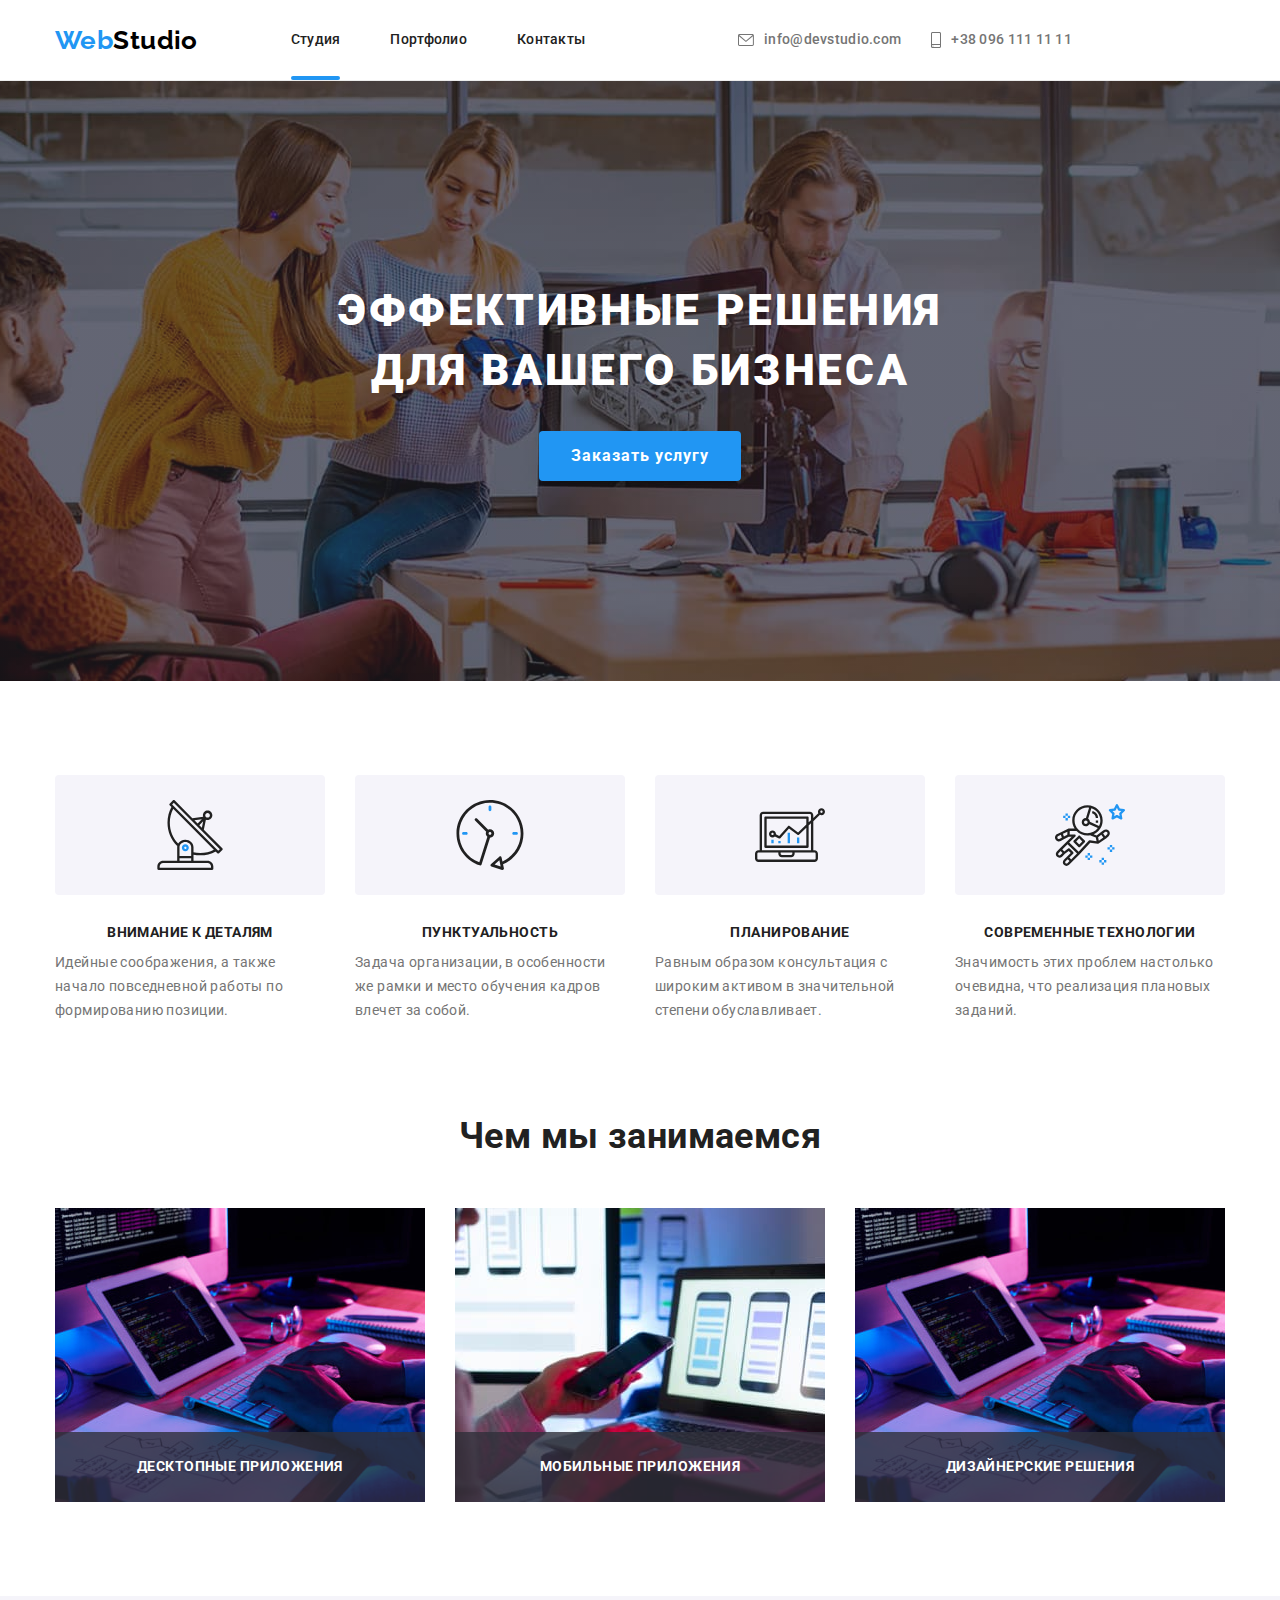
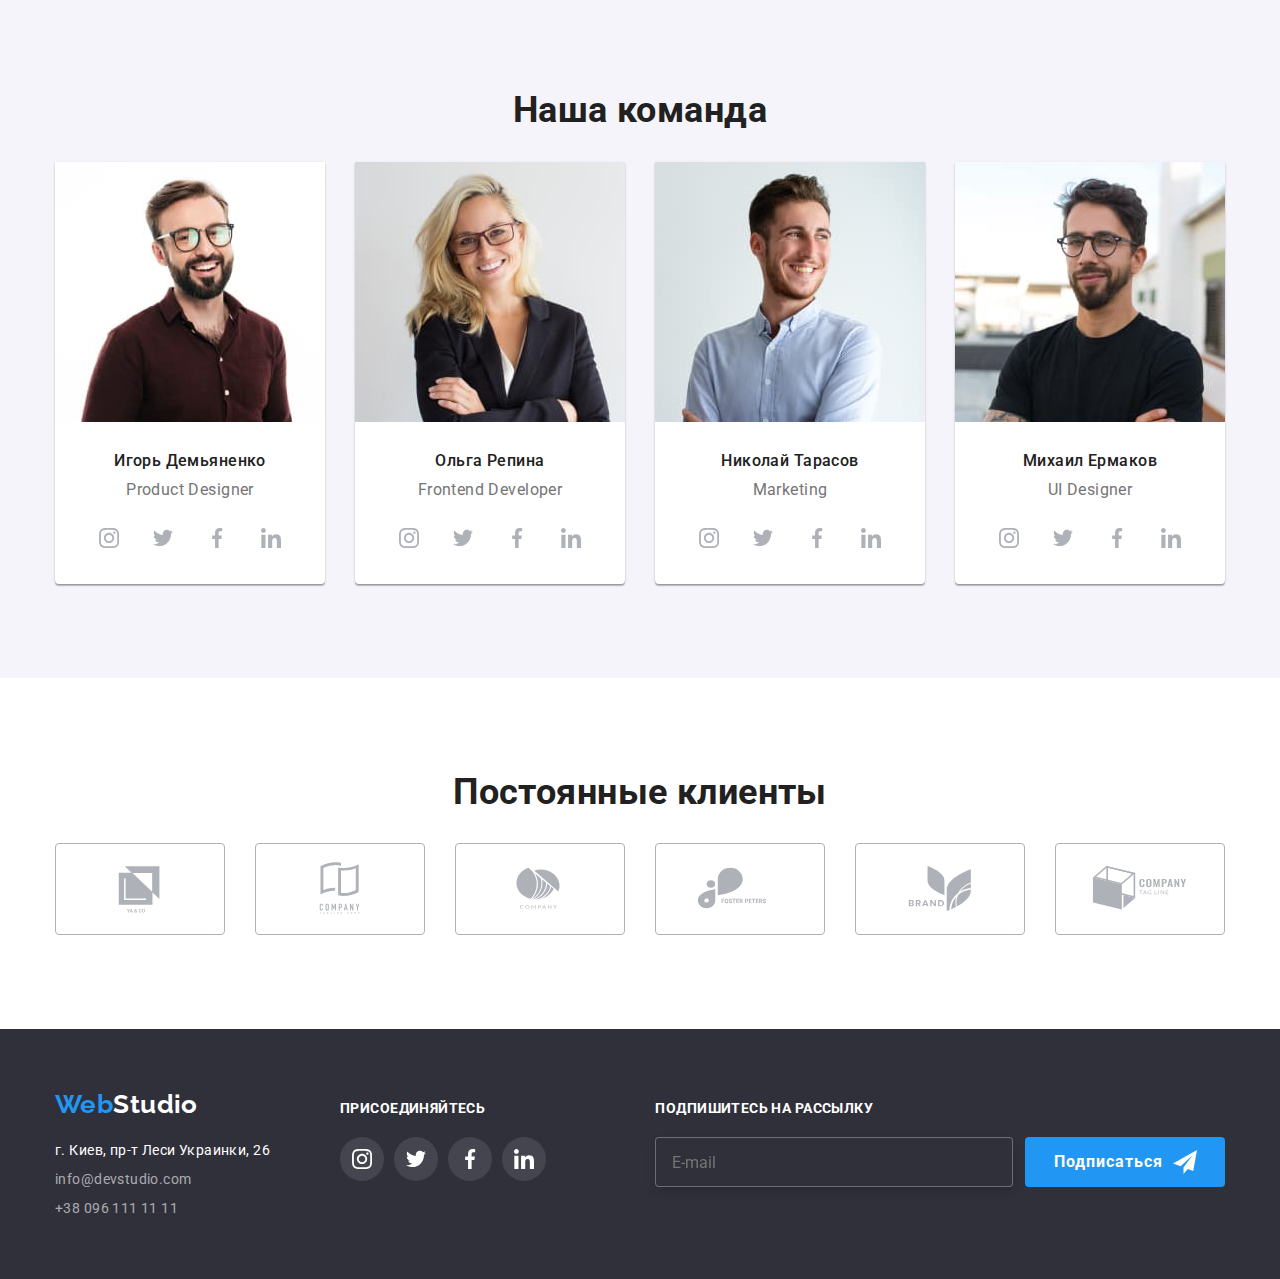
<file: index.html>
<!DOCTYPE html>
<html lang="ru">
  <head>
    <meta charset="UTF-8" />
    <meta http-equiv="X-UA-Compatible" content="IE=edge" />
    <meta name="viewport" content="width=device-width, initial-scale=1.0" />
    <title>Web studio</title>
    <link rel="preconnect" href="https://fonts.googleapis.com" />
    <link rel="preconnect" href="https://fonts.gstatic.com" crossorigin />
    <link
      href="https://fonts.googleapis.com/css2?family=Raleway:wght@700&family=Roboto:wght@400;500;700;900&display=swap"
      rel="stylesheet"
    />
    <link
      rel="stylesheet"
      href="https://cdnjs.cloudflare.com/ajax/libs/modern-normalize/1.1.0/modern-normalize.min.css"
    />
    <link rel="stylesheet" href="./css/main.min.css" />
  </head>
  <body>
    <header class="header">
      <div class="header__container container">
        <nav class="header__nav-inner">
          <!-- logo -->

          <a class="header__logo" href="./index.html"
            ><span class="logo--accent">Web</span>Studio</a>

          <ul class="header__nav-list">
            <li class="header__nav-item">
              <a class="header__nav-link header__nav-link--current" href="./index.html">Студия</a>
            </li>

            <li class="header__nav-item">
              <a class="header__nav-link" href="./portfolio.html">Портфолио</a>
            </li>

            <li class="header__nav-item">
              <a class="header__nav-link" href="">Контакты</a>
            </li>
          </ul>
        </nav>

        <ul class="header__contacts-list">
          <li class="heasder__contacts-item">
            <a class="contacts-link" href="mailto:info@devstudio.com">
              <svg class="header__contacts-icon contacts-link__icon-mail">
                <use href="./images/icons.svg#mail"></use>
              </svg>
              info@devstudio.com
            </a>
          </li>

          <li class="heasder__contacts-item">
            <a class="heasder__contacts-link contacts-link" href="tel:+380961111111"
              ><svg class="header__contacts-icon contacts-link__icon-tel">
                <use href="./images/icons.svg#smartphone"></use>
              </svg>
              +38 096 111 11 11</a
            >
          </li>
        </ul>
          <!-- mobile menu -->
        
        <div class="menu">
          <button 
            class="menu__btn-open js-open-menu" 
            type="button" 
            aria-expanded="false" 
            aria-controls="menu-container"
            
          >

            <svg width="40" height="40" aria-label="переключатель мобильного меню" >
              <use class="menu__btn-open-icon" href="./images/icons.svg#phone-menu-open"></use>
            </svg>

          </button>

          <div class="menu__container js-menu-container" id="menu-container" >

            <div class="menu__inner">
              <button class="menu__btn-close js-close-menu" type="button">
                <svg width="40" height="40">
                  <use class="menu__btn-close-icon" href="./images/icons.svg#phone-menu-close">
                  </use>
                </svg>
              </button>

              <ul class="menu__nav-list">
                <li class="menu__nav-item">
                  <a class="menu__nav-link menu__nav-link--current" href="./index.html">Студия</a>
                </li>

                <li class="menu__nav-item">
                  <a class="menu__nav-link" href="./portfolio.html">Портфолио</a>
                </li>

                <li class="menu__nav-item">
                  <a class="menu__nav-link" href="">Контакты</a>
                </li>
              </ul>

              <ul class="menu__contacts-list">
                <li class="menu__contacts-item">
                  <a class="menu__contacts-link menu__contacts-link--large" 
                      href="">+38 096 111 11 11
                    </a>
                </li>

                <li class="menu__contacts-item">
                  <a class="menu__contacts-link"   
                    href="mailto:info@devstudio.com">info@devstudio.com
                  </a>
                </li>
              </ul>

              <ul class="menu__socials-list">
                <li class="menu__socials-item">
                  <a class="menu__socials-link" href="#">Instagram</a>
                </li>

                <li class="menu__socials-item">
                  <a class="menu__socials-link" href="#">Twitter</a>
                </li>

                <li class="menu__socials-item">
                  <a class="menu__socials-link" href="#">Facebook</a>
                </li>
                
                <li class="menu__socials-item">
                  <a class="menu__socials-link" href="#">LinkedIn</a>
                </li>
              </ul>

              <ul class="socials-network">
                  <li class="socials-network__item">
                    <a class="socials-network__link" href="#"
                      ><svg class="socials-network__icon" width="20" height="20">
                        <use href="./images/icons.svg#instagram"></use></svg
                    ></a>
                  </li>
                  <li class="socials-network__item">
                    <a class="socials-network__link" href="#">
                      <svg class="socials-network__icon" width="20" height="20">
                        <use href="./images/icons.svg#twitter"></use>
                      </svg>
                    </a>
                  </li>
                  <li class="socials-network__item">
                    <a class="socials-network__link" href="#">
                      <svg class="socials-network__icon" width="20" height="20">
                        <use href="./images/icons.svg#facebook"></use>
                      </svg>
                    </a>
                  </li>
                  <li class="socials-network__item">
                    <a class="team__socials-network-link socials-network__link" href="#">
                      <svg class="socials-network__icon  " width="20" height="20">
                        <use href="./images/icons.svg#linkedin"></use>
                      </svg>
                    </a>
                  </li>
                </ul>

            </div>
          </div>
        </div>
      </div>

    </header>

    <main>

      <!--hero section  -->

      <section class="hero">
        <div class="container">
          <h1 class="hero__title">Эффективные решения для вашего бизнеса</h1>
          <button class="hero__btn" type="button" data-modal-open>Заказать услугу</button>
        </div>
      </section>

      <!-- benefits section -->

      <section class="benefits section">
        <div class="container">
          <h2 class="visually-hidden section-title">наши преимущества</h2>

          <ul class="benefits__list">
            <li class="benefits__item">
              <div class="benefits__decoration">
                <svg width="70" height="70">
                  <use href="./images/icons.svg#icon-benefits-1"></use>
                </svg>
              </div>
              <h3 class="benefits__sub-title">Внимание к деталям</h3>
              <p class="benefits__text">
                Идейные соображения, а также начало повседневной работы по формированию позиции.
              </p>
            </li>

            <li class="benefits__item">
              <div class="benefits__decoration">
                <svg width="70" height="70">
                  <use href="./images/icons.svg#icon-benefits-2"></use>
                </svg>
              </div>
              <h3 class="benefits__sub-title ">Пунктуальность</h3>
              <p class="benefits__text">
                Задача организации, в особенности же рамки и место обучения кадров влечет за собой.
              </p>
            </li>

            <li class="benefits__item">
              <div class="benefits__decoration">
                <svg width="70" height="70">
                  <use href="./images/icons.svg#icon-benefits-3"></use>
                </svg>
              </div>
              <h3 class="benefits__sub-title ">Планирование</h3>
              <p class="benefits__text">
                Равным образом консультация с широким активом в значительной степени обуславливает.
              </p>
            </li>

            <li class="benefits__item">
              <div class="benefits__decoration">
                <svg width="70" height="70">
                  <use href="./images/icons.svg#icon-benefits-4"></use>
                </svg>
              </div>
              <h3 class="benefits__sub-title">Современные технологии</h3>
              <p class="benefits__text">
                Значимость этих проблем настолько очевидна, что реализация плановых заданий.
              </p>
            </li>
          </ul>
        </div>
      </section>

      <!--activities section-->

      <section class="activities section">
        <div class="container">
          <h2 class="activities__title">Чем мы занимаемся</h2>
          <ul class="activities__list">
            <li class="activities__item">
              <div class="activities__cover">
                <img
                  class="activities__img"
                  srcset="./images/activities-img/img-1-@1x.jpg 1x,
                          ./images/activities-img/img-1-@2x.jpg 2x"
                  src="./images/activities-img/img-1-@1x.jpg"
                  width="370"
                  alt="монитор с изображением программного кода и мужские руки на клавиатуре"
                />
                <h3 class="activities__sub-title sub-title">Десктопные приложения</h3>
              </div>
            </li>

            <li class="activities__item">
              <div class="activities__cover">
                <img
                  class="activities__img"
                  srcset="./images/activities-img/img-2-@1x.jpg 1x,
                          ./images/activities-img/img-2-@2x.jpg 2x"
                  src="./images/activities-img/img-2-@1x.jpg"
                  width="370"
                  alt="девушка с телефоном в руках перед ноутбуком"
                />
                <h3 class="activities__sub-title sub-title">Мобильные приложения</h3>
              </div>
            </li>

            <li class="activities__item">
              <div class="activities__cover">
                <img
                   class="activities__img"
                    srcset="./images/activities-img/img-1-@1x.jpg 1x,
                            ./images/activities-img/img-1-@2x.jpg 2x"
                  src="./images/activities-img/img-1-@1x.jpg"
                  width="370"
                  alt="пленшет в женских руках с изображением плитры цветов"
                />
                <h3 class="activities__sub-title sub-title">Дизайнерские решения</h3>
              </div>
            </li>
          </ul>
        </div>
      </section>

      <!--section about the team -->

      <section class="team section">
        <div class="container">
          <h2 class="team__title">Наша команда</h2>

          <ul class="team__list">
            <li class="team__card">
              <img
                class="team__photo"
                srcset="
                  ./images/team-photo/mobile-photo-1-@1x.jpg  450w,
                  ./images/team-photo/mobile-photo-1-@2x.jpg  900w,
                  ./images/team-photo/tablet-photo-1-@1x.jpg  354w,
                  ./images/team-photo/tablet-photo-1-@2x.jpg  708w,
                  ./images/team-photo/desktop-photo-1-@1x.jpg 270w,
                  ./images/team-photo/desktop-photo-1-@2x.jpg 540w
                "
                sizes="(min-width: 1200px) 270px, (min-width: 768px) 354px, (min-width: 320px) 450px"
                src="./images/team-photo/mobile-photo-1-@1x.jpg"
                alt="первый участник команды"
              />
              <div class="team__thumb">
                <h3 class="team__name">Игорь Демьяненко</h3>
                <p class="team__position" lang="en">Product Designer</p>

                <ul class="team__socials-network-list socials-network">
                  <li class="team__socials-network-item socials-network__item">
                    <a class="team__socials-network-link socials-network__link" href="#"
                      ><svg class="team__socials-network-icon socials-network__icon" width="20" height="20">
                        <use href="./images/icons.svg#instagram"></use></svg
                    ></a>
                  </li>
                  <li class="team__socials-network-item socials-network__item">
                    <a class="team__socials-network-link socials-network__link" href="#">
                      <svg class="team__socials-network-icon socials-network__icon" width="20" height="20">
                        <use href="./images/icons.svg#twitter"></use>
                      </svg>
                    </a>
                  </li>
                  <li class="team__socials-network-item socials-network__item">
                    <a class="team__socials-network-link socials-network__link" href="#">
                      <svg class="team__socials-network-icon socials-network__icon" width="20" height="20">
                        <use href="./images/icons.svg#facebook"></use>
                      </svg>
                    </a>
                  </li>
                  <li class="team__socials-network-item socials-network__item">
                    <a class="team__socials-network-link socials-network__link" href="#">
                      <svg class="team__socials-network-icon socials-network__icon  " width="20" height="20">
                        <use href="./images/icons.svg#linkedin"></use>
                      </svg>
                    </a>
                  </li>
                </ul>
              </div>
            </li>

            <li class="team__card">
              <img
                class="team__photo"
                srcset="
                  ./images/team-photo/mobile-photo-2-@1x.jpg  450w,
                  ./images/team-photo/mobile-photo-2-@2x.jpg  900w,
                  ./images/team-photo/tablet-photo-2-@1x.jpg  354w,
                  ./images/team-photo/tablet-photo-2-@2x.jpg  708w,
                  ./images/team-photo/desktop-photo-2-@1x.jpg 270w,
                  ./images/team-photo/desktop-photo-2-@2x.jpg 540w
                "
                sizes="(min-width: 1200px) 270px, (min-width: 768px) 354px, (min-width: 320px) 450px"
                src="./images/team-photo/mobile-photo-2-@1x.jpg"
                alt="второй участник команды"
              />
              <div class="team__thumb">
                <h3 class="team__name">Ольга Репина</h3>
                <p class="team__position" lang="en">Frontend Developer</p>
                <ul class="team__socials-network-list socials-network">
                  <li class="team__socials-network-item socials-network__item">
                    <a class="team__socials-network-link socials-network__link" href="#"
                      ><svg class="team__socials-network-icon socials-network__icon" width="20" height="20">
                        <use href="./images/icons.svg#instagram"></use></svg
                    ></a>
                  </li>
                  <li class="team__socials-network-item socials-network__item">
                    <a class="team__socials-network-link socials-network__link" href="#">
                      <svg class="team__socials-network-icon socials-network__icon" width="20" height="20">
                        <use href="./images/icons.svg#twitter"></use>
                      </svg>
                    </a>
                  </li>
                  <li class="team__socials-network-item socials-network__item">
                    <a class="team__socials-network-link socials-network__link" href="#">
                      <svg class="team__socials-network-icon socials-network__icon" width="20" height="20">
                        <use href="./images/icons.svg#facebook"></use>
                      </svg>
                    </a>
                  </li>
                  <li class="team__socials-network-item socials-network__item">
                    <a class="team__socials-network-link socials-network__link" href="#">
                      <svg class="team__socials-network-icon socials-network__icon  " width="20" height="20">
                        <use href="./images/icons.svg#linkedin"></use>
                      </svg>
                    </a>
                  </li>
                </ul>
              </div>
            </li>

            <li class="team__card">
              <img
                class="team__photo"
                srcset="
                  ./images/team-photo/mobile-photo-3-@1x.jpg  450w,
                  ./images/team-photo/mobile-photo-3-@2x.jpg  900w,
                  ./images/team-photo/tablet-photo-3-@1x.jpg  354w,
                  ./images/team-photo/tablet-photo-3-@2x.jpg  708w,
                  ./images/team-photo/desktop-photo-3-@1x.jpg 270w,
                  ./images/team-photo/desktop-photo-3-@2x.jpg 540w
                "
                sizes="(min-width: 1200px) 270px, (min-width: 768px) 354px, (min-width: 320px) 450px"
                src="./images/team-photo/mobile-photo-3-@1x.jpg"
                alt="третий участник команды"
              />
              <div class="team__thumb">
                <h3 class="team__name">Николай Тарасов</h3>
                <p class="team__position" lang="en">Marketing</p>
                <ul class="team__socials-network-list socials-network">
                  <li class="team__socials-network-item socials-network__item">
                    <a class="team__socials-network-link socials-network__link" href="#"
                      ><svg class="team__socials-network-icon socials-network__icon" width="20" height="20">
                        <use href="./images/icons.svg#instagram"></use></svg
                    ></a>
                  </li>
                  <li class="team__socials-network-item socials-network__item">
                    <a class="team__socials-network-link socials-network__link" href="#">
                      <svg class="team__socials-network-icon socials-network__icon" width="20" height="20">
                        <use href="./images/icons.svg#twitter"></use>
                      </svg>
                    </a>
                  </li>
                  <li class="team__socials-network-item socials-network__item">
                    <a class="team__socials-network-link socials-network__link" href="#">
                      <svg class="team__socials-network-icon socials-network__icon" width="20" height="20">
                        <use href="./images/icons.svg#facebook"></use>
                      </svg>
                    </a>
                  </li>
                  <li class="team__socials-network-item socials-network__item">
                    <a class="team__socials-network-link socials-network__link" href="#">
                      <svg class="team__socials-network-icon socials-network__icon  " width="20" height="20">
                        <use href="./images/icons.svg#linkedin"></use>
                      </svg>
                    </a>
                  </li>
                </ul>
              </div>
            </li>

            <li class="team__card">
              <img
                class="team__photo"
                srcset="
                  ./images/team-photo/mobile-photo-4-@1x.jpg   450w,
                  ./images/team-photo/mobile-photo-4-@2x.jpg   900w,
                  ./images/team-photo/tablet-photo-4-@1x.jpg   354w,
                  ./images/team-photo/tablet-photo-4-@2x.jpg   708w,
                  ./images/team-photo/desktop-photo-4-@1x.jpg 270w,
                  ./images/team-photo/desktop-photo-4-@2x.jpg 540w
                "
                sizes="(min-width: 1200px) 270px, (min-width: 768px) 354px, (min-width: 320px) 450px"
                src="./images/team-photo/mobile-photo-4-@1x.jpg"
                alt="четвертый участник команды"
              />
              <div class="team__thumb">
                <h3 class="team__name">Михаил Ермаков</h3>
                <p class="team__position" lang="en">UI Designer</p>
                <ul class="team__socials-network-list socials-network">
                  <li class="team__socials-network-item socials-network__item">
                    <a class="team__socials-network-link socials-network__link" href="#"
                      ><svg class="team__socials-network-icon socials-network__icon" width="20" height="20">
                        <use href="./images/icons.svg#instagram"></use></svg
                    ></a>
                  </li>
                  <li class="team__socials-network-item socials-network__item">
                    <a class="team__socials-network-link socials-network__link" href="#">
                      <svg class="team__socials-network-icon socials-network__icon" width="20" height="20">
                        <use href="./images/icons.svg#twitter"></use>
                      </svg>
                    </a>
                  </li>
                  <li class="team__socials-network-item socials-network__item">
                    <a class="team__socials-network-link socials-network__link" href="#">
                      <svg class="team__socials-network-icon socials-network__icon" width="20" height="20">
                        <use href="./images/icons.svg#facebook"></use>
                      </svg>
                    </a>
                  </li>
                  <li class="team__socials-network-item socials-network__item">
                    <a class="team__socials-network-link socials-network__link" href="#">
                      <svg class="team__socials-network-icon socials-network__icon  " width="20" height="20">
                        <use href="./images/icons.svg#linkedin"></use>
                      </svg>
                    </a>
                  </li>
                </ul>
              </div>
            </li>
          </ul>
        </div>
      </section>

      <!-- section clients -->

      <section class="clients section">
        <div class="container">
          <h2 class="clients__title">Постоянные клиенты</h2>
          <ul class="clients__list">
            <li class="clients__item clients-card">
              <a class="clients-card__link" href="">
                <svg class="clients-card__icon" width="106" height="60">
                  <use href="./images/icons.svg#client-logo-1"></use>
                </svg>
              </a>
            </li>
            <li class="clients__item clients-card">
              <a class="clients-card__link" href="">
                <svg class="clients-card__icon" width="106" height="60">
                  <use href="./images/icons.svg#client-logo-2"></use>
                </svg>
              </a>
            </li>
            <li class="clients__item clients-card">
              <a class="clients-card__link" href="">
                <svg class="clients-card__icon" width="106" height="60">
                  <use href="./images/icons.svg#client-logo-3"></use>
                </svg>
              </a>
            </li>
            <li class="clients__item clients-card">
              <a class="clients-card__link" href="">
                <svg class="clients-card__icon" width="106" height="60">
                  <use href="./images/icons.svg#client-logo-4"></use>
                </svg>
              </a>
            </li>
            <li class="clients__item clients-card">
              <a class="clients-card__link" href="">
                <svg class="clients-card__icon" width="106" height="60">
                  <use href="./images/icons.svg#client-logo-5"></use>
                </svg>
              </a>
            </li>
            <li class="clients__item clients-card">
              <a class="clients-card__link" href="">
                <svg class="clients-card__icon" width="106" height="60">
                  <use href="./images/icons.svg#client-logo-6"></use>
                </svg>
              </a>
            </li>
          </ul>
        </div>
      </section>
    </main>

    <footer class="footer section">
      <div class="container footer__inner">
        <div class="footer__contacts-socials-inner">
          <div class="footer__contacts-inner">
            <a class="footer__logo" href="./index.html"
              ><span class="logo--accent">Web</span>Studio</a
            >
  
            <address class="footer__address address">
              <ul class="address__list">
                <li>
                  <a
                    class="address__link address__link--white"
                    href="https://goo.gl/maps/piqngm7oDQpEDh6u6"
                    target="_blank"
                    rel="noopener nofollow noreferrer"
                    >г. Киев, пр-т Леси Украинки, 26</a
                  >
                </li>
  
                <li>
                  <a class="address__link" href="mailto:info@devstudio.com">info@devstudio.com</a>
                </li>
  
                <li>
                  <a class="address__link" href="tel:+380961111111">+38 096 111 11 11</a>
                </li>
              </ul>
            </address>
          </div>
  
          <div class="footer__socials-inner">
            <h2 class="footer__socials-title ">присоединяйтесь</h2>
            <ul class="socials-network">
                    <li class="socials-network__item">
                      <a class="socials-network__link socials-network__link--white" href="#"
                        ><svg class="socials-network__icon" width="20" height="20">
                          <use href="./images/icons.svg#instagram"></use></svg
                      ></a>
                    </li>
                    <li class="socials-network__item">
                      <a class="socials-network__link socials-network__link--white" href="#">
                        <svg class="socials-network__icon" width="20" height="20">
                          <use href="./images/icons.svg#twitter"></use>
                        </svg>
                      </a>
                    </li>
                    <li class="socials-network__item">
                      <a class="socials-network__link socials-network__link--white" href="#">
                        <svg class="socials-network__icon" width="20" height="20">
                          <use href="./images/icons.svg#facebook"></use>
                        </svg>
                      </a>
                    </li>
                    <li class="socials-network__item">
                      <a class="socials-network__link socials-network__link--white" href="#">
                        <svg class="socials-network__icon" width="20" height="20">
                          <use href="./images/icons.svg#linkedin"></use>
                        </svg>
                      </a>
                    </li>
                  </ul>
          </div>
        </div>

        <form class="subscription" name="subscription-form">
          <label class="subscription__label" for="user-email"
            >Подпишитесь на рассылку</label
          >
          <div class="subscription__container">
            <input
              class="subscription__input"
              type="email"
              id="user-email"
              placeholder="E-mail"
              name="user-email"
              required
              title="Вспоминайте почту"
            />
            <button class="subscription__btn" type="submit">
              Подписаться
              <svg class="subscription__btn-icon" width="24" height="24">
                <use href="./images/icons.svg#icon-send"></use>
              </svg>
            </button>
          </div>
        </form>
      </div>
    </footer>

    <!-- backdrop and modal -->

    <div class="backdrop is-hidden" 
    data-modal>

      <div class="modal">
        <button class="modal__btn-close" type="button" data-modal-close>
          <svg class="modal__btn-icon" width="18" height="18">
            <use href="./images/icons.svg#btn-close-icon"></use>
          </svg>
        </button>
        <form class="modal__form">
          <h2 class="modal__title">Оставьте свои данные, мы вам перезвоним</h2>

          <label class="modal__input-name-label" for="modal-input-name">Имя</label>
          <div class="modal__input-name-container">
            <input
              class="modal__input-name-field"
              type="text"
              name="modal-user-name"
              id="modal-input-name"
            />
            <svg class="modal__input-name-icon modal-icon" width="18" height="18">
              <use href="./images/icons.svg#modal-name-icon"></use>
            </svg>
          </div>

          <label class="modal__input-phone-label" for="modal-user-phone">Телефон</label>
          <div class="modal__input-phone-container">
            <input
              class="modal__input-phone-field"
              type="tel"
              name="modal-user-phone"
              id="modal-user-phone"
            />

            <svg class="modal__input-phone-icon modal-icon" width="18" height="18">
              <use href="./images/icons.svg#modal-phone-icon"></use>
            </svg>
          </div>

          <label class="modal__input-mail-label" for="modal-user-email">Почта</label>

          <div class="modal__input-mail-container">
            <input
              class="modal__input-mail-field"
              type="email"
              name="modal-user-email"
              id="modal-user-email"
            />

            <svg class="modal__input-mail-icon modal-icon" width="18" height="18">
              <use href="./images/icons.svg#modal-email-icon"></use>
            </svg>
          </div>

          <label class="modal__comment-field-label" for="user-comment">Комментарий</label>
          <textarea
            class="modal__comment-field-input"
            name="user-comment"
            id="user-comment"
            placeholder="Введите текст"
          >
          </textarea>

          <label class="modal__checkbox-label" for="checkbox">
            <input
              class="modal__checkbox-default visually-hidden"
              type="checkbox"
              name="checkbox-signature"
              checked
              id="checkbox"
            />
            <span class="modal__checkbox-custom"></span><span>Соглашаюсь с рассылкой и принимаю
              <a class="modal__agreement-link" href=""> Условия договора</a></span>
          </label>
          <button class="modal__btn-submit button" type="submit">Отправить</button>
        </form>
      </div>
    </div>

    <script src="./js/modal.js"></script>
    <script src="./js/mobile-menu.js"></script> 
  </body>
</html>
</file>
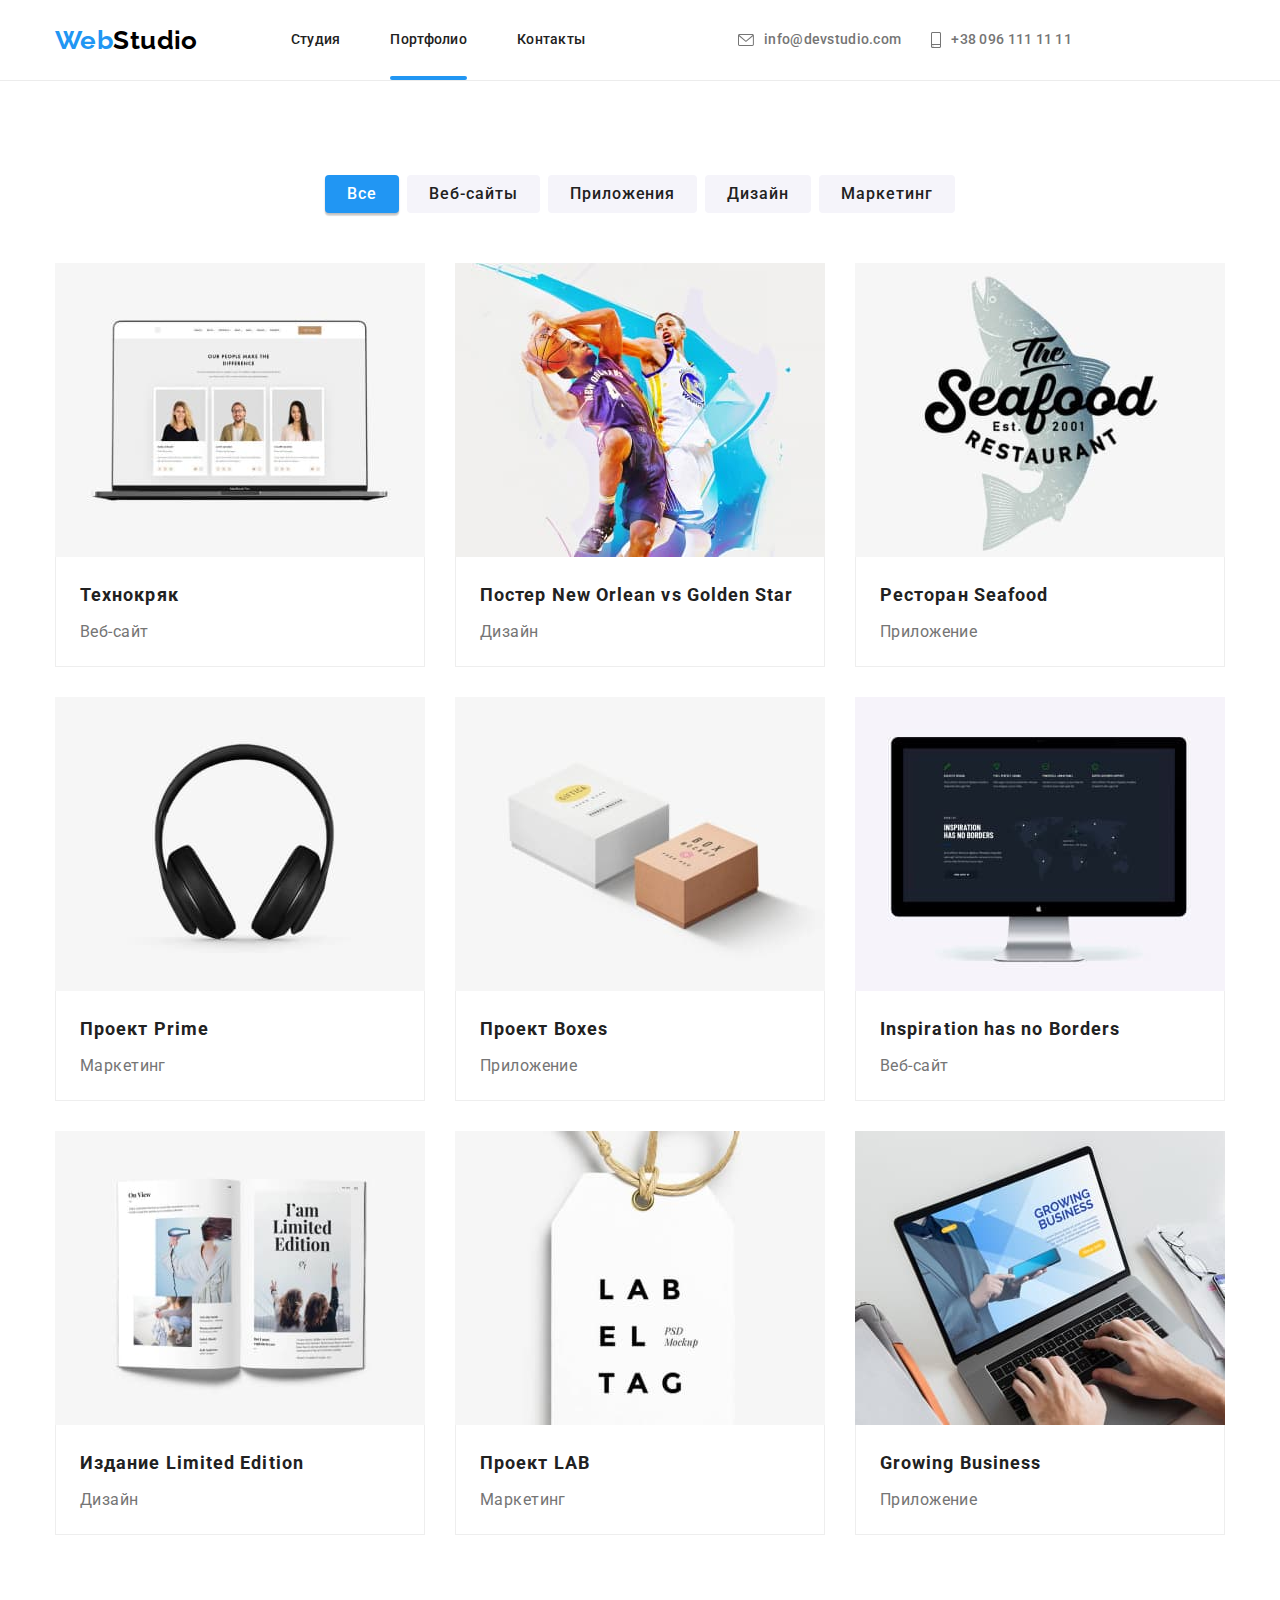
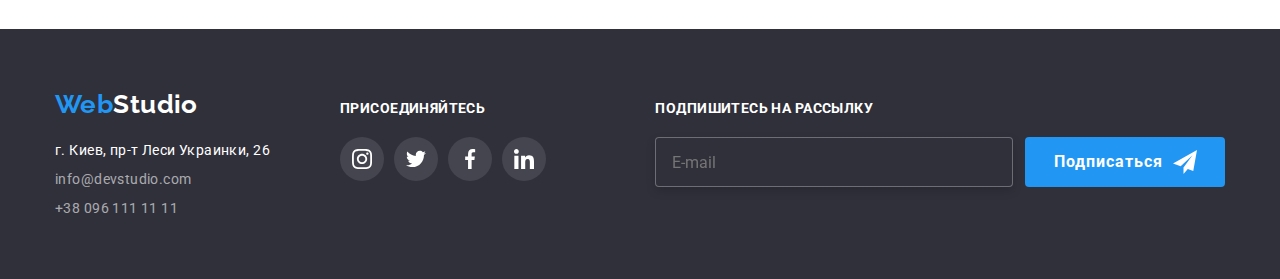
<file: portfolio.html>
<!DOCTYPE html>
<html lang="ru">
  <head>
    <meta charset="UTF-8" />
    <meta http-equiv="X-UA-Compatible" content="IE=edge" />
    <meta name="viewport" content="width=device-width, initial-scale=1.0" />
    <title>Portfolio</title>
    <link rel="preconnect" href="https://fonts.googleapis.com" />
    <link rel="preconnect" href="https://fonts.gstatic.com" crossorigin />
    <link
      href="https://fonts.googleapis.com/css2?family=Raleway:wght@700&family=Roboto:wght@400;500;700;900&display=swap"
      rel="stylesheet"
    />
    <link
      rel="stylesheet"
      href="https://cdnjs.cloudflare.com/ajax/libs/modern-normalize/1.1.0/modern-normalize.min.css"
    />
    <link rel="stylesheet" href="./css/main.min.css" />
  </head>
  <body>
    <header class="header">
      <div class="header__container container">
        <nav class="header__nav-inner">
          <!-- logo -->

          <a class="header__logo" href="./index.html"
            ><span class="logo--accent">Web</span>Studio</a
          >

          <ul class="header__nav-list">
            <li class="header__nav-item">
              <a class="header__nav-link" href="./index.html">Студия</a>
            </li>

            <li class="header__nav-item">
              <a class="header__nav-link header__nav-link--current" href="./portfolio.html"
                >Портфолио</a
              >
            </li>

            <li class="header__nav-item">
              <a class="header__nav-link" href="">Контакты</a>
            </li>
          </ul>
        </nav>

        <ul class="header__contacts-list">
          <li class="header__contacts-item">
            <a class="contacts-link" href="mailto:info@devstudio.com">
              <svg class="header__contacts-icon contacts-link__icon-mail">
                <use href="./images/icons.svg#mail"></use>
              </svg>
              info@devstudio.com
            </a>
          </li>

          <li class="heasder__contacts-item">
            <a class="heasder__contacts-link contacts-link" href="tel:+380961111111"
              ><svg class="header__contacts-icon contacts-link__icon-tel">
                <use href="./images/icons.svg#smartphone"></use>
              </svg>
              +38 096 111 11 11</a
            >
          </li>
        </ul>
        <!-- mobile menu -->

        <div class="menu">
          <button
            class="menu__btn-open js-open-menu"
            type="button"
            aria-expanded="false"
            aria-controls="menu-container"
          >
            <svg width="40" height="40" aria-label="переключатель мобильного меню">
              <use class="menu__btn-open-icon" href="./images/icons.svg#phone-menu-open"></use>
            </svg>
          </button>

          <div class="menu__container js-menu-container" id="menu-container">
            <div class="menu__inner">
              <button class="menu__btn-close js-close-menu" type="button">
                <svg width="40" height="40">
                  <use
                    class="menu__btn-close-icon"
                    href="./images/icons.svg#phone-menu-close"
                  ></use>
                </svg>
              </button>

              <ul class="menu__nav-list">
                <li class="menu__nav-item">
                  <a class="menu__nav-link" href="./index.html">Студия</a>
                </li>

                <li class="menu__nav-item">
                  <a class="menu__nav-link menu__nav-link--current" href="./portfolio.html"
                    >Портфолио</a
                  >
                </li>

                <li class="menu__nav-item">
                  <a class="menu__nav-link" href="">Контакты</a>
                </li>
              </ul>

              <ul class="menu__contacts-list">
                <li class="menu__contacts-item">
                  <a class="menu__contacts-link menu__contacts-link--large" href=""
                    >+38 096 111 11 11
                  </a>
                </li>

                <li class="menu__contacts-item">
                  <a class="menu__contacts-link" href="mailto:info@devstudio.com"
                    >info@devstudio.com
                  </a>
                </li>
              </ul>

              <ul class="menu__socials-list">
                <li class="menu__socials-item">
                  <a class="menu__socials-link" href="#">Instagram</a>
                </li>

                <li class="menu__socials-item">
                  <a class="menu__socials-link" href="#">Twitter</a>
                </li>

                <li class="menu__socials-item">
                  <a class="menu__socials-link" href="#">Facebook</a>
                </li>

                <li class="menu__socials-item">
                  <a class="menu__socials-link" href="#">LinkedIn</a>
                </li>
              </ul>

              <ul class="socials-network">
                <li class="socials-network__item">
                  <a class="socials-network__link" href="#"
                    ><svg class="socials-network__icon" width="20" height="20">
                      <use href="./images/icons.svg#instagram"></use></svg
                  ></a>
                </li>
                <li class="socials-network__item">
                  <a class="socials-network__link" href="#">
                    <svg class="socials-network__icon" width="20" height="20">
                      <use href="./images/icons.svg#twitter"></use>
                    </svg>
                  </a>
                </li>
                <li class="socials-network__item">
                  <a class="socials-network__link" href="#">
                    <svg class="socials-network__icon" width="20" height="20">
                      <use href="./images/icons.svg#facebook"></use>
                    </svg>
                  </a>
                </li>
                <li class="socials-network__item">
                  <a class="team__socials-network-link socials-network__link" href="#">
                    <svg class="socials-network__icon" width="20" height="20">
                      <use href="./images/icons.svg#linkedin"></use>
                    </svg>
                  </a>
                </li>
              </ul>
            </div>
          </div>
        </div>
      </div>
    </header>

    <main>
      <section class="works section">
        <!-- filter button -->
        <div class="works__inner container">
          <h1 class="works__title visually-hidden">Наши работы</h1>
          <ul class="works__filter-list list">
            <li class="works__filter-item">
              <button class="works__filter-btn works__filter-btn--active" type="button">Все</button>
            </li>
            <li class="works__filter-item">
              <button class="works__filter-btn" type="button">Веб-сайты</button>
            </li>
            <li class="works__filter-item">
              <button class="works__filter-btn" type="button">Приложения</button>
            </li>
            <li class="works__filter-item">
              <button class="works__filter-btn" type="button">Дизайн</button>
            </li>
            <li class="works__filter-item">
              <button class="works__filter-btn" type="button">Маркетинг</button>
            </li>
          </ul>

          <!-- examples of work first line -->

          <ul class="works__cards-list">
            <li class="works__cards-item">
              <a class="works__cards-link" href="">
                <div class="works__cards-img-case">
                  <img
                    srcset="
                      ./images/example-work/mobile-example-1-@1x.jpg  450w,
                      ./images/example-work/mobile-example-1-@2x.jpg  900w,
                      ./images/example-work/tablet-example-1-@1x.jpg  354w,
                      ./images/example-work/tablet-example-1-@2x.jpg  708w,
                      ./images/example-work/desktop-example-1-@1x.jpg 370w,
                      ./images/example-work/desktop-example-1-@2x.jpg 740w
                    "
                    sizes="(min-width: 1200px) 370px, (min-width: 768px) 354px, (min-width: 320px) 450px"
                    src="./images/team-photo/mobile-photo-1-@1x.jpg"
                    alt="пример работы один"
                  />

                  <div class="works__overlay">
                    <p class="works__overlay-text">
                      Ресурс предлагает комплексные предложения с разным уровнем функционала и
                      сервисов. Все это позволит посетителю получить исчерпывающие сведения о
                      компании или частном лице.
                    </p>
                  </div>
                </div>
                <div class="works__cards-thumb">
                  <h2 class="works__cards-title">Технокряк</h2>
                  <p class="works__cards-text">Веб-сайт</p>
                </div>
              </a>
            </li>

            <li class="works__cards-item">
              <a class="works__cards-link" href="">
                <div class="works__cards-img-case">
                  <img
                    srcset="
                      ./images/example-work/mobile-example-2-@1x.jpg  450w,
                      ./images/example-work/mobile-example-2-@2x.jpg  900w,
                      ./images/example-work/tablet-example-2-@1x.jpg  354w,
                      ./images/example-work/tablet-example-2-@2x.jpg  708w,
                      ./images/example-work/desktop-example-2-@1x.jpg 370w,
                      ./images/example-work/desktop-example-2-@2x.jpg 740w
                    "
                    sizes="(min-width: 1200px) 370px, (min-width: 768px) 354px, (min-width: 320px) 450px"
                    src="./images/team-photo/mobile-photo-2-@1x.jpg"
                    +
                    alt="пример работы два"
                  />

                  <div class="works__overlay">
                    <p class="works__overlay-text">
                      Ресурс предлагает комплексные предложения с разным уровнем функционала и
                      сервисов. Все это позволит посетителю получить исчерпывающие сведения о
                      компании или частном лице.
                    </p>
                  </div>
                </div>
                <div class="works__cards-thumb">
                  <h2 class="works__cards-title">
                    Постер <span lang="en">New Orlean vs Golden Star</span>
                  </h2>
                  <p class="works__cards-text">Дизайн</p>
                </div>
              </a>
            </li>

            <li class="works__cards-item">
              <a class="works__cards-link" href="">
                <div class="works__cards-img-case">
                  <img
                    srcset="
                      ./images/example-work/mobile-example-3-@1x.jpg  450w,
                      ./images/example-work/mobile-example-3-@2x.jpg  900w,
                      ./images/example-work/tablet-example-3-@1x.jpg  354w,
                      ./images/example-work/tablet-example-3-@2x.jpg  708w,
                      ./images/example-work/desktop-example-3-@1x.jpg 370w,
                      ./images/example-work/desktop-example-3-@2x.jpg 740w
                    "
                    sizes="(min-width: 1200px) 370px, (min-width: 768px) 354px, (min-width: 320px) 450px"
                    src="./images/team-photo/mobile-photo-3-@1x.jpg"
                    alt="пример работы три"
                  />

                  <div class="works__overlay">
                    <p class="works__overlay-text">
                      Ресурс предлагает комплексные предложения с разным уровнем функционала и
                      сервисов. Все это позволит посетителю получить исчерпывающие сведения о
                      компании или частном лице.
                    </p>
                  </div>
                </div>
                <div class="works__cards-thumb">
                  <h2 class="works__cards-title">Ресторан<span lang="en"> Seafood</span></h2>
                  <p class="works__cards-text">Приложение</p>
                </div>
              </a>
            </li>

            <!-- examples of work second line -->

            <li class="works__cards-item">
              <a class="works__cards-link" href="">
                <div class="works__cards-img-case">
                  <img
                    srcset="
                      ./images/example-work/mobile-example-4-@1x.jpg  450w,
                      ./images/example-work/mobile-example-4-@2x.jpg  900w,
                      ./images/example-work/tablet-example-4-@1x.jpg  354w,
                      ./images/example-work/tablet-example-4-@2x.jpg  708w,
                      ./images/example-work/desktop-example-4-@1x.jpg 370w,
                      ./images/example-work/desktop-example-4-@2x.jpg 740w
                    "
                    sizes="(min-width: 1200px) 370px, (min-width: 768px) 354px, (min-width: 320px) 450px"
                    src="./images/team-photo/mobile-photo-4-@1x.jpg"
                    alt="пример работы четыре"
                  />

                  <div class="works__overlay">
                    <p class="works__overlay-text">
                      Ресурс предлагает комплексные предложения с разным уровнем функционала и
                      сервисов. Все это позволит посетителю получить исчерпывающие сведения о
                      компании или частном лице.
                    </p>
                  </div>
                </div>
                <div class="works__cards-thumb">
                  <h2 class="works__cards-title">Проект<span lang="en"> Prime</span></h2>
                  <p class="works__cards-text">Маркетинг</p>
                </div>
              </a>
            </li>

            <li class="works__cards-item">
              <a class="works__cards-link" href="">
                <div class="works__cards-img-case">
                  <img
                    srcset="
                      ./images/example-work/mobile-example-5-@1x.jpg  450w,
                      ./images/example-work/mobile-example-5-@2x.jpg  900w,
                      ./images/example-work/tablet-example-5-@1x.jpg  354w,
                      ./images/example-work/tablet-example-5-@2x.jpg  708w,
                      ./images/example-work/desktop-example-5-@1x.jpg 370w,
                      ./images/example-work/desktop-example-5-@2x.jpg 740w
                    "
                    sizes="(min-width: 1200px) 370px, (min-width: 768px) 354px, (min-width: 320px) 450px"
                    src="./images/team-photo/mobile-photo-5-@1x.jpg"
                    alt="пример работы пять"
                  />

                  <div class="works__overlay">
                    <p class="works__overlay-text">
                      Ресурс предлагает комплексные предложения с разным уровнем функционала и
                      сервисов. Все это позволит посетителю получить исчерпывающие сведения о
                      компании или частном лице.
                    </p>
                  </div>
                </div>
                <div class="works__cards-thumb">
                  <h2 class="works__cards-title">Проект<span lang="en"> Boxes</span></h2>
                  <p class="works__cards-text">Приложение</p>
                </div>
              </a>
            </li>

            <li class="works__cards-item">
              <a class="works__cards-link" href="">
                <div class="works__cards-img-case">
                  <img
                    srcset="
                      ./images/example-work/mobile-example-6-@1x.jpg  450w,
                      ./images/example-work/mobile-example-6-@2x.jpg  900w,
                      ./images/example-work/tablet-example-6-@1x.jpg  354w,
                      ./images/example-work/tablet-example-6-@2x.jpg  708w,
                      ./images/example-work/desktop-example-6-@1x.jpg 370w,
                      ./images/example-work/desktop-example-6-@2x.jpg 740w
                    "
                    sizes="(min-width: 1200px) 370px, (min-width: 768px) 354px, (min-width: 320px) 450px"
                    src="./images/team-photo/mobile-photo-6-@1x.jpg"
                    alt="пример работы шесть"
                  />

                  <div class="works__overlay">
                    <p class="works__overlay-text">
                      Ресурс предлагает комплексные предложения с разным уровнем функционала и
                      сервисов. Все это позволит посетителю получить исчерпывающие сведения о
                      компании или частном лице.
                    </p>
                  </div>
                </div>
                <div class="works__cards-thumb">
                  <h2 class="works__cards-title">
                    <span lang="en">Inspiration has no Borders</span>
                  </h2>
                  <p class="works__cards-text">Веб-сайт</p>
                </div>
              </a>
            </li>

            <!-- examples of work third line -->

            <li class="works__cards-item">
              <a class="works__cards-link" href="">
                <div class="works__cards-img-case">
                  <img
                    srcset="
                      ./images/example-work/mobile-example-7-@1x.jpg  450w,
                      ./images/example-work/mobile-example-7-@2x.jpg  900w,
                      ./images/example-work/tablet-example-7-@1x.jpg  354w,
                      ./images/example-work/tablet-example-7-@2x.jpg  708w,
                      ./images/example-work/desktop-example-7-@1x.jpg 370w,
                      ./images/example-work/desktop-example-7-@2x.jpg 740w
                    "
                    sizes="(min-width: 1200px) 370px, (min-width: 768px) 354px, (min-width: 320px) 450px"
                    src="./images/team-photo/mobile-photo-7-@1x.jpg"
                    alt="пример работы семь"
                  />

                  <div class="works__overlay">
                    <p class="works__overlay-text">
                      Ресурс предлагает комплексные предложения с разным уровнем функционала и
                      сервисов. Все это позволит посетителю получить исчерпывающие сведения о
                      компании или частном лице.
                    </p>
                  </div>
                </div>
                <div class="works__cards-thumb">
                  <h2 class="works__cards-title">Издание<span lang="en"> Limited Edition</span></h2>
                  <p class="works__cards-text">Дизайн</p>
                </div>
              </a>
            </li>

            <li class="works__cards-item">
              <a class="works__cards-link" href="">
                <div class="works__cards-img-case">
                  <img
                    srcset="
                      ./images/example-work/mobile-example-8-@1x.jpg  450w,
                      ./images/example-work/mobile-example-8-@2x.jpg  900w,
                      ./images/example-work/tablet-example-8-@1x.jpg  354w,
                      ./images/example-work/tablet-example-8-@2x.jpg  708w,
                      ./images/example-work/desktop-example-8-@1x.jpg 370w,
                      ./images/example-work/desktop-example-8-@2x.jpg 740w
                    "
                    sizes="(min-width: 1200px) 370px, (min-width: 768px) 354px, (min-width: 320px) 450px"
                    src="./images/team-photo/mobile-photo-8-@1x.jpg"
                    alt="пример работы восемь"
                  />

                  <div class="works__overlay">
                    <p class="works__overlay-text">
                      Ресурс предлагает комплексные предложения с разным уровнем функционала и
                      сервисов. Все это позволит посетителю получить исчерпывающие сведения о
                      компании или частном лице.
                    </p>
                  </div>
                </div>
                <div class="works__cards-thumb">
                  <h2 class="works__cards-title">Проект<span lang="en"> LAB</span></h2>
                  <p class="works__cards-text">Маркетинг</p>
                </div>
              </a>
            </li>

            <li class="works__cards-item">
              <a class="works__cards-link" href="">
                <div class="works__cards-img-case">
                  <img
                    srcset="
                      ./images/example-work/mobile-example-9-@1x.jpg  450w,
                      ./images/example-work/mobile-example-9-@2x.jpg  900w,
                      ./images/example-work/tablet-example-9-@1x.jpg  354w,
                      ./images/example-work/tablet-example-9-@2x.jpg  708w,
                      ./images/example-work/desktop-example-9-@1x.jpg 370w,
                      ./images/example-work/desktop-example-9-@2x.jpg 740w
                    "
                    sizes="(min-width: 1200px) 370px, (min-width: 768px) 354px, (min-width: 320px) 450px"
                    src="./images/team-photo/mobile-photo-9-@1x.jpg"
                    alt="пример работы девять"
                  />

                  <div class="works__overlay">
                    <p class="works__overlay-text">
                      Ресурс предлагает комплексные предложения с разным уровнем функционала и
                      сервисов. Все это позволит посетителю получить исчерпывающие сведения о
                      компании или частном лице.
                    </p>
                  </div>
                </div>
                <div class="works__cards-thumb">
                  <h2 class="works__cards-title">
                    <span lang="en">Growing Business</span>
                  </h2>
                  <p class="works__cards-text">Приложение</p>
                </div>
              </a>
            </li>
          </ul>
        </div>
      </section>
    </main>

    <footer class="footer section">
      <div class="container footer__inner">
        <div class="footer__contacts-socials-inner">
          <div class="footer__contacts-inner">
            <a class="footer__logo" href="./index.html"
              ><span class="logo--accent">Web</span>Studio</a
            >

            <address class="footer__address address">
              <ul class="address__list">
                <li>
                  <a
                    class="address__link address__link--white"
                    href="https://goo.gl/maps/piqngm7oDQpEDh6u6"
                    target="_blank"
                    rel="noopener nofollow noreferrer"
                    >г. Киев, пр-т Леси Украинки, 26</a
                  >
                </li>

                <li>
                  <a class="address__link" href="mailto:info@devstudio.com">info@devstudio.com</a>
                </li>

                <li>
                  <a class="address__link" href="tel:+380961111111">+38 096 111 11 11</a>
                </li>
              </ul>
            </address>
          </div>

          <div class="footer__socials-inner">
            <h2 class="footer__socials-title">присоединяйтесь</h2>
            <ul class="socials-network">
              <li class="socials-network__item">
                <a class="socials-network__link socials-network__link--white" href="#"
                  ><svg class="socials-network__icon" width="20" height="20">
                    <use href="./images/icons.svg#instagram"></use></svg
                ></a>
              </li>
              <li class="socials-network__item">
                <a class="socials-network__link socials-network__link--white" href="#">
                  <svg class="socials-network__icon" width="20" height="20">
                    <use href="./images/icons.svg#twitter"></use>
                  </svg>
                </a>
              </li>
              <li class="socials-network__item">
                <a class="socials-network__link socials-network__link--white" href="#">
                  <svg class="socials-network__icon" width="20" height="20">
                    <use href="./images/icons.svg#facebook"></use>
                  </svg>
                </a>
              </li>
              <li class="socials-network__item">
                <a class="socials-network__link socials-network__link--white" href="#">
                  <svg class="socials-network__icon" width="20" height="20">
                    <use href="./images/icons.svg#linkedin"></use>
                  </svg>
                </a>
              </li>
            </ul>
          </div>
        </div>

        <form class="subscription" name="subscription-form">
          <label class="subscription__label" for="user-email">Подпишитесь на рассылку</label>
          <div class="subscription__container">
            <input
              class="subscription__input"
              type="email"
              id="user-email"
              placeholder="E-mail"
              name="user-email"
              required
              title="Вспоминайте почту"
            />
            <button class="subscription__btn" type="submit">
              Подписаться
              <svg class="subscription__btn-icon" width="24" height="24">
                <use href="./images/icons.svg#icon-send"></use>
              </svg>
            </button>
          </div>
        </form>
      </div>
    </footer>
    <script src="./js/mobile-menu.js"></script>
  </body>
</html>
</file>
<file: css/main.min.css>
:root{--dominant-color: #2196f3;--title-color: #212121;--text-color: #757575;--icon-color: #afb1b8;--footer-translucent-text: rgba(255, 255, 255, 0.6);--white-dominant-color: #ffffff;--black-dominant-theme: #000000;--portfolio-background: #e5e5e5;--hero-background: #c4c4c4;--gradient-color: rgba(47, 48, 58, 0.4);--team-section-background: #F5F4FA;--footer-backgraund: #2f303a;--footer-socials-backgraund: rgba(255, 255, 255, 0.1);--subscription-field-border: rgba(255, 255, 255, 0.3);--subscription-box-shadow: rgba(0, 0, 0, 0.15);--activities-cover-color: rgba(47, 48, 58, 0.8);--overlay-backgraund-color: rgba(33, 150, 243, 0.9);--card-set-box-shadow-first-layer: rgba(0, 0, 0, 0.12);--card-set-box-shadow-second-layer: rgba(0, 0, 0, 0.06);--card-set-box-shadow-third-layer: rgba(0, 0, 0, 0.16);--card-set-border-color: #eeeeee;--backdrop-overlay-color: rgba(0, 0, 0, 0.2);--modal-border-color: rgba(33, 33, 33, 0.2);--modal-close-btn-border-color: rgba(0, 0, 0, 0.1);--modal-btn-box-shadow-color:rgba(0, 0, 0, 0.15)}body{font-family:"Roboto","Verdana","Tahoma",sans-serif;font-size:14px;background-color:var(--white-dominant-color);letter-spacing:.03em;color:var(--title-color)}.container{max-width:480px;padding:0 15px;margin-left:auto;margin-right:auto}@media screen and (min-width: 768px){.container{max-width:768px}}@media screen and (min-width: 1200px){.container{max-width:1200px}}html{-webkit-box-sizing:border-box;box-sizing:border-box}*,*::after,*::before{-webkit-box-sizing:inherit;box-sizing:inherit}p,h1,h2,h3,h4,h5,h6{margin-top:0px;margin-bottom:0px}ul{list-style:none;padding:0;margin:0}img{display:block;max-width:100%;height:auto}a{text-decoration:none;display:block}.visually-hidden{position:absolute;width:1px;height:1px;margin:-1px;border:0;padding:0;white-space:nowrap;-webkit-clip-path:inset(100%);clip-path:inset(100%);clip:rect(0 0 0 0);overflow:hidden}.nav-link,.header__nav-link{font-weight:500;line-height:1.14;letter-spacing:.02em;color:var(--title-color)}.activities__sub-title,.benefits__decoration,.modal__checkbox-label,.modal__btn-close,.clients-card__link,.socials-network__link{display:-webkit-box;display:-ms-flexbox;display:flex;-webkit-box-align:center;-ms-flex-align:center;align-items:center;-webkit-box-pack:center;-ms-flex-pack:center;justify-content:center}.logo,.footer__logo,.header__logo{font-family:"Raleway";font-weight:700;font-size:24px;line-height:1.16}@media(min-width: 1200px){.logo,.footer__logo,.header__logo{font-size:26px;line-height:1.19}}.logo--accent{color:var(--dominant-color)}.contacts-link{display:-webkit-box;display:-ms-flexbox;display:flex;-webkit-box-align:center;-ms-flex-align:center;align-items:center;font-size:12px;font-weight:500;line-height:1.14;letter-spacing:.02em;color:var(--text-color);-webkit-transition:color 250ms cubic-bezier(0.4, 0, 0.2, 1);transition:color 250ms cubic-bezier(0.4, 0, 0.2, 1)}@media screen and (min-width: 1200px){.contacts-link{font-size:14px;line-height:1.14}}.contacts-link__icon-mail{width:14px;height:10px}@media screen and (min-width: 768px){.contacts-link__icon-mail{width:16px;height:12px}}.contacts-link__icon-tel{width:10px;height:14px}@media screen and (min-width: 768px){.contacts-link__icon-tel{width:10px;height:16px}}.contacts-link:hover,.contacts-link:focus{color:var(--dominant-color)}.contacts-link:hover .contacts-link__icon-mail,.contacts-link:hover .contacts-link__icon-tel,.contacts-link:focus .contacts-link__icon-mail,.contacts-link:focus .contacts-link__icon-tel{fill:var(--dominant-color)}.main-title,.hero__title{display:block;font-weight:900;letter-spacing:.06em;text-transform:uppercase}.section-title,.clients__title,.team__title{font-weight:700;font-size:28px;line-height:1.17;color:var(--title-color)}@media(min-width: 1200px){.section-title,.clients__title,.team__title{font-size:36px;line-height:1.16}}.section-title-desktop,.activities__title{font-weight:700;font-size:36px;line-height:1.16}.sub-title,.footer__socials-title,.activities__sub-title,.benefits__sub-title,.subscription__label{font-weight:700;line-height:1.14;text-transform:uppercase;font-size:14px}.modal__btn-submit,.subscription__btn,.works__filter-btn,.hero__btn{border:none;border-radius:4px;font-family:inherit;font-weight:700;font-size:16px;letter-spacing:.06em;cursor:pointer}.hero__btn{padding:10px 32px;line-height:1.88;color:var(--white-dominant-color);-webkit-box-shadow:0px 4px 4px var(--subscription-box-shadow);box-shadow:0px 4px 4px var(--subscription-box-shadow);background:var(--dominant-color)}.works__filter-btn{padding:6px 22px;font-weight:500;line-height:1.62;color:var(--title-color);background-color:var(--team-section-background);-webkit-transition:color 250ms cubic-bezier(0.4, 0, 0.2, 1),background-color 250ms cubic-bezier(0.4, 0, 0.2, 1),-webkit-box-shadow 250ms cubic-bezier(0.4, 0, 0.2, 1);transition:color 250ms cubic-bezier(0.4, 0, 0.2, 1),background-color 250ms cubic-bezier(0.4, 0, 0.2, 1),-webkit-box-shadow 250ms cubic-bezier(0.4, 0, 0.2, 1);transition:color 250ms cubic-bezier(0.4, 0, 0.2, 1),box-shadow 250ms cubic-bezier(0.4, 0, 0.2, 1),background-color 250ms cubic-bezier(0.4, 0, 0.2, 1);transition:color 250ms cubic-bezier(0.4, 0, 0.2, 1),box-shadow 250ms cubic-bezier(0.4, 0, 0.2, 1),background-color 250ms cubic-bezier(0.4, 0, 0.2, 1),-webkit-box-shadow 250ms cubic-bezier(0.4, 0, 0.2, 1)}.works__filter-btn:hover,.works__filter-btn:focus{color:var(--white-dominant-color);background:var(--dominant-color);-webkit-box-shadow:0px 3px 1px rgba(0,0,0,.1),0px 1px 2px rgba(0,0,0,.08),0px 2px 2px rgba(0,0,0,.12);box-shadow:0px 3px 1px rgba(0,0,0,.1),0px 1px 2px rgba(0,0,0,.08),0px 2px 2px rgba(0,0,0,.12)}.works__filter-btn--active{color:var(--white-dominant-color);background:var(--dominant-color);-webkit-box-shadow:0px 3px 1px rgba(0,0,0,.1),0px 1px 2px rgba(0,0,0,.08),0px 2px 2px rgba(0,0,0,.12);box-shadow:0px 3px 1px rgba(0,0,0,.1),0px 1px 2px rgba(0,0,0,.08),0px 2px 2px rgba(0,0,0,.12)}.subscription__btn{display:-webkit-box;display:-ms-flexbox;display:flex;-webkit-box-align:center;-ms-flex-align:center;align-items:center;background:var(--dominant-color);padding:10px 28px 10px 29px;color:var(--white-dominant-color)}@media(max-width: 1199px){.subscription__btn{margin:0 auto}}.subscription__btn .subscription__btn-icon{margin-left:10px;fill:var(--white-dominant-color)}.team__card{border-radius:0px 0px 4px 4px;background:var(--white-dominant-color);-webkit-box-shadow:0px 1px 3px rgba(0,0,0,.12),0px 1px 1px rgba(0,0,0,.14),0px 2px 1px rgba(0,0,0,.2);box-shadow:0px 1px 3px rgba(0,0,0,.12),0px 1px 1px rgba(0,0,0,.14),0px 2px 1px rgba(0,0,0,.2)}@media(max-width: 767px){.team__card:not(:last-child){margin-bottom:30px}}.team__photo{width:100%}.team__thumb{padding-top:30px;padding-bottom:24px}.team__name{margin-bottom:10px;text-align:center;font-weight:500;font-size:16px;line-height:1.18}.team__position{margin-bottom:16px;text-align:center;font-size:16px;line-height:1.18;color:var(--text-color)}.socials-network{display:-webkit-box;display:-ms-flexbox;display:flex;-webkit-box-pack:center;-ms-flex-pack:center;justify-content:center}.socials-network__item:not(:last-child){margin-right:10px}.socials-network__link{width:44px;height:44px;border-radius:50%;fill:var(--icon-color);-webkit-transition:fill 250ms cubic-bezier(0.4, 0, 0.2, 1),background-color 250ms cubic-bezier(0.4, 0, 0.2, 1);transition:fill 250ms cubic-bezier(0.4, 0, 0.2, 1),background-color 250ms cubic-bezier(0.4, 0, 0.2, 1)}.socials-network__link--white{background-color:var(--footer-socials-backgraund);fill:var(--white-dominant-color)}.socials-network__link:hover,.socials-network__link:focus{background-color:var(--dominant-color);border-radius:50%;fill:var(--white-dominant-color)}.clients-card__link{height:92px;border:1px solid var(--icon-color);border-radius:4px;-webkit-transition:border 250ms cubic-bezier(0.4, 0, 0.2, 1);transition:border 250ms cubic-bezier(0.4, 0, 0.2, 1)}.clients-card__icon{fill:var(--icon-color);-webkit-transition:fill 250ms cubic-bezier(0.4, 0, 0.2, 1);transition:fill 250ms cubic-bezier(0.4, 0, 0.2, 1)}.clients-card__link:hover,.clients-card__link:focus{border:1px solid var(--dominant-color)}.clients-card__link:hover .clients-card__icon,.clients-card__link:focus .clients-card__icon{fill:var(--dominant-color)}.address{font-style:normal;line-height:1.5}@media(max-width: 1199px){.address__list{text-align:center}}@media(max-width: 767px){.address__list{margin-bottom:60px}}.address__list :not(:last-child){margin-bottom:8px}.address__link{color:var(--footer-translucent-text);-webkit-transition:color 250ms cubic-bezier(0.4, 0, 0.2, 1);transition:color 250ms cubic-bezier(0.4, 0, 0.2, 1)}.address__link:hover,.address__link:focus{color:var(--dominant-color)}.address__link--white{color:var(--white-dominant-color)}.subscription{display:block}.subscription__label{color:var(--white-dominant-color);display:block;margin-bottom:20px}@media(max-width: 1199px){.subscription__label{text-align:center}}.subscription__input{width:358px;height:50px;padding:15px 16px;border:1px solid var(--subscription-field-border);border-radius:4px;-webkit-filter:drop-shadow(0px 4px 4px var(--subscription-box-shadow));filter:drop-shadow(0px 4px 4px var(--subscription-box-shadow));background-color:var(--footer-backgraund);outline:none;font-size:16px;line-height:1.25;color:var(--white-dominant-color)}@media(min-width: 1200px){.subscription__input{margin-right:12px}}@media(max-width: 1199px){.subscription__input{margin-bottom:20px}}@media(max-width: 767px){.subscription__input{width:100%}}@media(min-width: 767px)and (max-width: 1199px){.subscription__input{width:450px;display:-webkit-box;display:-ms-flexbox;display:flex;margin-right:auto;margin-left:auto}}@media(min-width: 1199px){.subscription__container{display:-webkit-box;display:-ms-flexbox;display:flex}}.works__cards-link{-webkit-box-shadow:none;box-shadow:none;-webkit-transition:-webkit-box-shadow 250ms cubic-bezier(0.4, 0, 0.2, 1);transition:-webkit-box-shadow 250ms cubic-bezier(0.4, 0, 0.2, 1);transition:box-shadow 250ms cubic-bezier(0.4, 0, 0.2, 1);transition:box-shadow 250ms cubic-bezier(0.4, 0, 0.2, 1), -webkit-box-shadow 250ms cubic-bezier(0.4, 0, 0.2, 1)}.works__cards-img-case{overflow:hidden;position:relative}.works__overlay{position:absolute;top:0;left:0;padding:63px 24px;width:100%;height:100%;background-color:var(--overlay-backgraund-color);-webkit-transform:translateY(101%);transform:translateY(101%);-webkit-transition:-webkit-transform 250ms cubic-bezier(0.4, 0, 0.2, 1);transition:-webkit-transform 250ms cubic-bezier(0.4, 0, 0.2, 1);transition:transform 250ms cubic-bezier(0.4, 0, 0.2, 1);transition:transform 250ms cubic-bezier(0.4, 0, 0.2, 1), -webkit-transform 250ms cubic-bezier(0.4, 0, 0.2, 1)}.works__overlay-text{font-size:18px;line-height:1.56;color:var(--white-dominant-color)}.works__cards-link:hover,.works__cards-linkk:focus{-webkit-box-shadow:0px 1px 1px var(--card-set-box-shadow-first-layer),0px 4px 4px var(--card-set-box-shadow-second-layer),1px 4px 6px var(--card-set-box-shadow-third-layer);box-shadow:0px 1px 1px var(--card-set-box-shadow-first-layer),0px 4px 4px var(--card-set-box-shadow-second-layer),1px 4px 6px var(--card-set-box-shadow-third-layer)}.works__cards-link:hover .works__overlay,.works__cards-linkk:focus .works__overlay{-webkit-transform:translateY(0%);transform:translateY(0%)}.works__cards-thumb{padding-top:20px;padding-bottom:19px;padding-left:24px;border-right:1px solid var(--card-set-border-color);border-bottom:1px solid var(--card-set-border-color);border-left:1px solid var(--card-set-border-color)}.works__cards-title{margin-bottom:4px;font-weight:700;font-size:18px;line-height:2;letter-spacing:.06em;color:var(--title-color)}.works__cards-text{font-size:16px;line-height:1.88;color:var(--text-color)}.backdrop.is-hidden .modal{-webkit-transform:translate(-50%, -50%) scale(0.75);transform:translate(-50%, -50%) scale(0.75)}.modal{position:absolute;top:50%;left:50%;max-width:450px;width:100%;padding:40px;background-color:var(--white-dominant-color);-webkit-box-shadow:0px 1px 3px var(--card-set-box-shadow-first-layer),0px 1px 1px rgba(0,0,0,.14),0px 2px 1px var(--backdrop-overlay-color);box-shadow:0px 1px 3px var(--card-set-box-shadow-first-layer),0px 1px 1px rgba(0,0,0,.14),0px 2px 1px var(--backdrop-overlay-color);border-radius:4px;-webkit-transform:translate(-50%, -50%) scale(1);transform:translate(-50%, -50%) scale(1);-webkit-transition:-webkit-transform 250ms cubic-bezier(0.4, 0, 0.2, 1);transition:-webkit-transform 250ms cubic-bezier(0.4, 0, 0.2, 1);transition:transform 250ms cubic-bezier(0.4, 0, 0.2, 1);transition:transform 250ms cubic-bezier(0.4, 0, 0.2, 1), -webkit-transform 250ms cubic-bezier(0.4, 0, 0.2, 1)}@media(min-width: 1200px){.modal{max-width:528px}}.modal__btn-close{position:absolute;top:7px;right:8px;height:30px;width:30px;border:1px solid var(--modal-close-btn-border-color);background-color:var(--white-dominant-color);border-radius:50%;fill:var(--black-dominant-theme);-webkit-transition:fill 250ms cubic-bezier(0.4, 0, 0.2, 1);transition:fill 250ms cubic-bezier(0.4, 0, 0.2, 1)}.modal__btn-close:hover,.modal__btn-close:focus{fill:var(--dominant-color)}.modal__title{margin-bottom:12px;font-weight:700;font-size:20px;line-height:1.15;text-align:center}@media(max-width: 1199px){.modal__title{line-height:1.5}}.modal__comment-field-label,.modal__input-name-label,.modal__input-phone-label,.modal__input-mail-label{display:block;margin-bottom:4px;font-size:12px;line-height:1.16;letter-spacing:.01em;color:var(--text-color)}.modal__input-mail-container,.modal__input-phone-container,.modal__input-name-container{position:relative;margin-bottom:10px}.modal__input-phone-field,.modal__input-mail-field,.modal__input-name-field{width:100%;height:40px;padding:12px 42px 12px 42px;border:1px solid var(--modal-border-color);border-radius:4px;outline:none;-webkit-transition:border-color 250ms cubic-bezier(0.4, 0, 0.2, 1);transition:border-color 250ms cubic-bezier(0.4, 0, 0.2, 1)}.modal__comment-field-input{display:block;width:100%;height:120px;padding:12px 16px;margin-bottom:20px;resize:none;border:1px solid var(--modal-border-color);border-radius:4px;outline:none;-webkit-transition:border-color 250ms cubic-bezier(0.4, 0, 0.2, 1);transition:border-color 250ms cubic-bezier(0.4, 0, 0.2, 1)}.modal__comment-field-input:focus,.modal__input-phone-field:focus,.modal__input-mail-field:focus,.modal__input-name-field:focus{border-color:var(--dominant-color)}.modal__input-phone-field:focus+.modal-icon,.modal__input-mail-field:focus+.modal-icon,.modal__input-name-field:focus+.modal-icon{fill:var(--dominant-color)}.modal__checkbox-label{margin-bottom:30px;width:100%;line-height:1.71;color:var(--text-color)}@media(max-width: 1199px){.modal__checkbox-label{font-size:12px;line-height:1.16}}.modal__checkbox-custom{display:block;min-width:16px;height:15px;border:2px solid var(--title-color);border-radius:3px;margin-right:7px}.modal__checkbox-default:checked+.modal__checkbox-custom{background-color:var(--dominant-color);border:none;background-image:url(../images/check-on.svg)}.modal__agreement-link{display:inline-block;text-decoration:underline;color:var(--dominant-color)}.modal__btn-submit{display:-webkit-box;display:-ms-flexbox;display:flex;margin-left:auto;margin-right:auto;padding:10px 55px;line-height:1.88;color:var(--white-dominant-color);background:var(--dominant-color)}.modal-icon{position:absolute;top:11px;left:12px;-webkit-transition:fill 250ms cubic-bezier(0.4, 0, 0.2, 1);transition:fill 250ms cubic-bezier(0.4, 0, 0.2, 1)}.menu__container{position:fixed;top:0;left:0;width:100vw;height:100vh;z-index:10;background-color:var(--white-dominant-color);-webkit-transform:translateX(100%);transform:translateX(100%);-webkit-transition:-webkit-transform 250ms cubic-bezier(0.4, 0, 0.2, 1);transition:-webkit-transform 250ms cubic-bezier(0.4, 0, 0.2, 1);transition:transform 250ms cubic-bezier(0.4, 0, 0.2, 1);transition:transform 250ms cubic-bezier(0.4, 0, 0.2, 1), -webkit-transform 250ms cubic-bezier(0.4, 0, 0.2, 1)}.menu__container.is-open{-webkit-transform:translateX(0);transform:translateX(0)}.menu__inner{position:relative;padding:48px 40px;margin-left:auto;margin-right:auto;max-width:480px;height:100vh}.menu__btn-open{position:absolute;top:10px;right:15px}@media(min-width: 768px){.menu__btn-open{display:none}}.menu__btn-close{position:absolute;top:10px;right:15px}.menu__btn-open,.menu__btn-close{padding:0;border:none;background-color:rgba(0,0,0,0);fill:var(--black-dominant-theme);-webkit-transition:fill 250ms cubic-bezier(0.4, 0, 0.2, 1);transition:fill 250ms cubic-bezier(0.4, 0, 0.2, 1)}.menu__btn-open:hover,.menu__btn-close:hover{fill:var(--dominant-color)}.menu__nav-list{margin-bottom:302px}.menu__nav-item:not(:last-child){margin-bottom:32px}.menu__nav-link{font-weight:500;font-size:40px;line-height:1.17;letter-spacing:.02em;color:var(--title-color)}.menu__nav-link--current{color:var(--dominant-color)}.menu__contacts-list{margin-bottom:64px}@media(max-width: 419px){.menu__contacts-list{margin-bottom:50px}}.menu__contacts-item:not(:last-child){margin-bottom:32px}.menu__contacts-link{font-weight:500;font-size:24px;line-height:1.16;letter-spacing:.02em;color:var(--text-color)}.menu__contacts-link--large{font-weight:500;font-size:27px;line-height:1.17;letter-spacing:.02em;color:var(--dominant-color)}@media(min-width: 380px){.menu__contacts-link--large{font-size:34px}}.menu__socials-list{display:none;-ms-flex-wrap:wrap;flex-wrap:wrap}@media(min-width: 420px){.menu__socials-list{display:-webkit-box;display:-ms-flexbox;display:flex}}.menu__socials-link{font-weight:500;font-size:18px;line-height:1.22;letter-spacing:.02em;color:var(--dominant-color)}@media(max-width: 440px){.menu__socials-link{font-size:16px}}.menu__socials-item:not(:last-child){padding-right:10px;border-right:1px solid var(--modal-border-color)}.menu__socials-item:not(:first-child){padding-left:10px}@media(min-width: 420px){.menu .socials-network{display:none}}.section{padding-top:60px;padding-bottom:60px}@media(min-width: 1200px){.section{padding-top:94px;padding-bottom:94px}}.footer.section{padding-top:60px;padding-bottom:60px}.header{border-bottom:1px solid #ececec}.header__container{position:relative}@media screen and (min-width: 768px){.header__container{display:-webkit-box;display:-ms-flexbox;display:flex;-webkit-box-pack:justify;-ms-flex-pack:justify;justify-content:space-between}}@media(min-width: 768px){.header__nav-inner{display:-webkit-box;display:-ms-flexbox;display:flex;-webkit-box-pack:justify;-ms-flex-pack:justify;justify-content:space-between;-webkit-box-align:center;-ms-flex-align:center;align-items:center}}.header__logo{padding-top:16px;padding-bottom:16px;color:var(--black-dominant-theme)}@media(min-width: 768px){.header__logo{margin-right:88px}}@media(min-width: 1200px){.header__logo{margin-right:93px;font-size:26px;line-height:1.19}}.header__nav-list{display:none}@media screen and (min-width: 768px){.header__nav-list{display:-webkit-box;display:-ms-flexbox;display:flex;gap:50px;-webkit-box-pack:justify;-ms-flex-pack:justify;justify-content:space-between;-webkit-box-align:center;-ms-flex-align:center;align-items:center}}.header__nav-link{position:relative;padding:32px 0;-webkit-transition:color 250ms cubic-bezier(0.4, 0, 0.2, 1);transition:color 250ms cubic-bezier(0.4, 0, 0.2, 1)}.header__nav-link:hover{color:var(--dominant-color)}.header__nav-link--current::after{content:"";position:absolute;left:0;bottom:0;width:100%;height:4px;background-color:var(--dominant-color);border-radius:2px}.header__contacts-list{display:none}@media screen and (min-width: 768px)and (max-width: 1199px){.header__contacts-list{display:-webkit-box;display:-ms-flexbox;display:flex;-webkit-box-orient:vertical;-webkit-box-direction:normal;-ms-flex-direction:column;flex-direction:column;-webkit-box-pack:center;-ms-flex-pack:center;justify-content:center;gap:10px}}@media screen and (min-width: 1200px){.header__contacts-list{display:-webkit-box;display:-ms-flexbox;display:flex;-webkit-box-align:center;-ms-flex-align:center;align-items:center;gap:30px}}.header__contacts-icon{margin-right:8px;fill:var(--text-color);-webkit-transition:fill 250ms cubic-bezier(0.4, 0, 0.2, 1);transition:fill 250ms cubic-bezier(0.4, 0, 0.2, 1)}@media screen and (min-width: 768px){.header__contacts-icon{margin-right:10px}}.hero{text-align:center;margin-right:auto;margin-left:auto;padding-top:118px;padding-bottom:118px;background-position:center;background-color:var(--background-hero-color);background-image:-webkit-gradient(linear, left top, right top, from(var(--gradient-color)), to(var(--gradient-color))),url("../images/hero-img/mobile-hero-@1x.jpg");background-image:linear-gradient(to right, var(--gradient-color), var(--gradient-color)),url("../images/hero-img/mobile-hero-@1x.jpg");background-repeat:no-repeat;background-size:cover}@media(min-device-pixel-ratio: 2),(-webkit-min-device-pixel-ratio: 2),(min-resolution: 192dpi),(min-resolution: 2dppx){.hero{background-image:-webkit-gradient(linear, left top, right top, from(var(--gradient-color)), to(var(--gradient-color))),url("../images/hero-img/mobile-hero-@2x.jpg");background-image:linear-gradient(to right, var(--gradient-color), var(--gradient-color)),url("../images/hero-img/mobile-hero-@2x.jpg")}}@media(min-width: 768px){.hero{background-image:-webkit-gradient(linear, left top, right top, from(var(--gradient-color)), to(var(--gradient-color))),url("../images/hero-img/tablet-hero-@1x.jpg");background-image:linear-gradient(to right, var(--gradient-color), var(--gradient-color)),url("../images/hero-img/tablet-hero-@1x.jpg")}}@media(min-width: 768px)and (min-device-pixel-ratio: 2),(min-width: 768px)and (-webkit-min-device-pixel-ratio: 2),(min-width: 768px)and (min-resolution: 192dpi),(min-width: 768px)and (min-resolution: 2dppx){.hero{background-image:-webkit-gradient(linear, left top, right top, from(var(--gradient-color)), to(var(--gradient-color))),url("../images/hero-img/tablet-hero-@2x.jpg");background-image:linear-gradient(to right, var(--gradient-color), var(--gradient-color)),url("../images/hero-img/tablet-hero-@2x.jpg")}}@media(min-width: 1200px){.hero{background-image:-webkit-gradient(linear, left top, right top, from(var(--gradient-color)), to(var(--gradient-color))),url("../images/hero-img/desktop-hero-@1x.jpg");background-image:linear-gradient(to right, var(--gradient-color), var(--gradient-color)),url("../images/hero-img/desktop-hero-@1x.jpg");padding:200px}}@media(min-width: 1200px)and (min-device-pixel-ratio: 2),(min-width: 1200px)and (-webkit-min-device-pixel-ratio: 2),(min-width: 1200px)and (min-resolution: 192dpi),(min-width: 1200px)and (min-resolution: 2dppx){.hero{background-image:-webkit-gradient(linear, left top, right top, from(var(--gradient-color)), to(var(--gradient-color))),url("../images/hero-img/desktop-hero-@2x.jpg");background-image:linear-gradient(to right, var(--gradient-color), var(--gradient-color)),url("../images/hero-img/desktop-hero-@2x.jpg")}}.hero__title{margin-bottom:30px;margin-left:auto;margin-right:auto;color:var(--white-dominant-color);font-size:26px;line-height:1.61}@media(min-width: 768px)and (max-width: 1199px){.hero__title{max-width:360px}}@media(min-width: 1200px){.hero__title{max-width:696px;font-size:44px;line-height:1.36}}@media(min-width: 768px){.benefits__list{display:-webkit-box;display:-ms-flexbox;display:flex;-ms-flex-wrap:wrap;flex-wrap:wrap;gap:30px}}@media(max-width: 767px){.benefits__item{width:100%;margin-bottom:30px}}@media(min-width: 768px){.benefits__item{width:354px}}@media(min-width: 1200px){.benefits__item{width:270px}}.benefits__decoration{margin-bottom:30px;background-color:var(--team-section-background);border-radius:4px;height:120px}.benefits__sub-title{margin-bottom:10px;text-align:center}.benefits__text{line-height:1.71;letter-spacing:.04;color:var(--text-color)}.activities{display:none;padding-top:0px}@media(min-width: 1200px){.activities{display:block}}.activities__title{margin-bottom:50px;text-align:center}.activities__list{display:-webkit-box;display:-ms-flexbox;display:flex;-webkit-box-pack:justify;-ms-flex-pack:justify;justify-content:space-between}.activities__cover{position:relative}.activities__sub-title{position:absolute;bottom:0;width:100%;height:70px;color:var(--white-dominant-color);background-color:var(--activities-cover-color)}.team{background-color:var(--team-section-background)}.team__title{margin-bottom:30px;text-align:center}@media(min-width: 768px){.team__list{display:-webkit-box;display:-ms-flexbox;display:flex;-ms-flex-wrap:wrap;flex-wrap:wrap;gap:30px}}.clients__title{text-align:center;margin-bottom:30px}.clients__list{display:-webkit-box;display:-ms-flexbox;display:flex;-ms-flex-wrap:wrap;flex-wrap:wrap;gap:30px}.clients__item{-ms-flex-preferred-size:calc((100% - 30px)/2);flex-basis:calc((100% - 30px)/2)}@media(min-width: 768px){.clients__item{-ms-flex-preferred-size:calc((100% - 60px)/3);flex-basis:calc((100% - 60px)/3)}}@media(min-width: 1200px){.clients__item{-ms-flex-preferred-size:calc((100% - 150px)/6);flex-basis:calc((100% - 150px)/6)}}.footer{background-color:var(--footer-backgraund)}@media(min-width: 1200px){.footer__inner{display:-webkit-box;display:-ms-flexbox;display:flex;-webkit-box-align:baseline;-ms-flex-align:baseline;align-items:baseline;-webkit-box-pack:justify;-ms-flex-pack:justify;justify-content:space-between}}@media(min-width: 768px)and (max-width: 1199px){.footer__contacts-socials-inner{margin-bottom:60px;-ms-flex-pack:distribute;justify-content:space-around}}@media(min-width: 768px){.footer__contacts-socials-inner{display:-webkit-box;display:-ms-flexbox;display:flex;-webkit-box-align:baseline;-ms-flex-align:baseline;align-items:baseline}}@media(max-width: 767px){.footer__socials-inner,.footer__contacts-inner{margin-bottom:60px}}@media(min-width: 1200px){.footer__contacts-inner{margin-right:70px}}.footer__logo{margin-bottom:20px;color:var(--white-dominant-color)}@media(max-width: 1199px){.footer__logo{text-align:center}}.footer__socials-title{margin-bottom:20px;color:var(--white-dominant-color)}@media(max-width: 1199px){.footer__socials-title{text-align:center}}.works__filter-list{display:-webkit-box;display:-ms-flexbox;display:flex;margin-bottom:50px;-ms-flex-wrap:wrap;flex-wrap:wrap;gap:8px;-webkit-box-pack:center;-ms-flex-pack:center;justify-content:center}@media(max-width: 767px){.works__filter-list{-webkit-box-pack:start;-ms-flex-pack:start;justify-content:start}}.works__cards-list{display:-webkit-box;display:-ms-flexbox;display:flex;-ms-flex-wrap:wrap;flex-wrap:wrap;gap:30px}.backdrop{position:fixed;top:0;left:0;width:100%;height:100%;background-color:var(--backdrop-overlay-color);visibility:visible;opacity:1;-webkit-transition-property:opacity,visibility;transition-property:opacity,visibility;-webkit-transition-duration:250ms;transition-duration:250ms;-webkit-transition-timing-function:cubic-bezier(0.4, 0, 0.2, 1);transition-timing-function:cubic-bezier(0.4, 0, 0.2, 1)}.backdrop.is-hidden{opacity:0;visibility:hidden}/*# sourceMappingURL=main.min.css.map */
</file>
